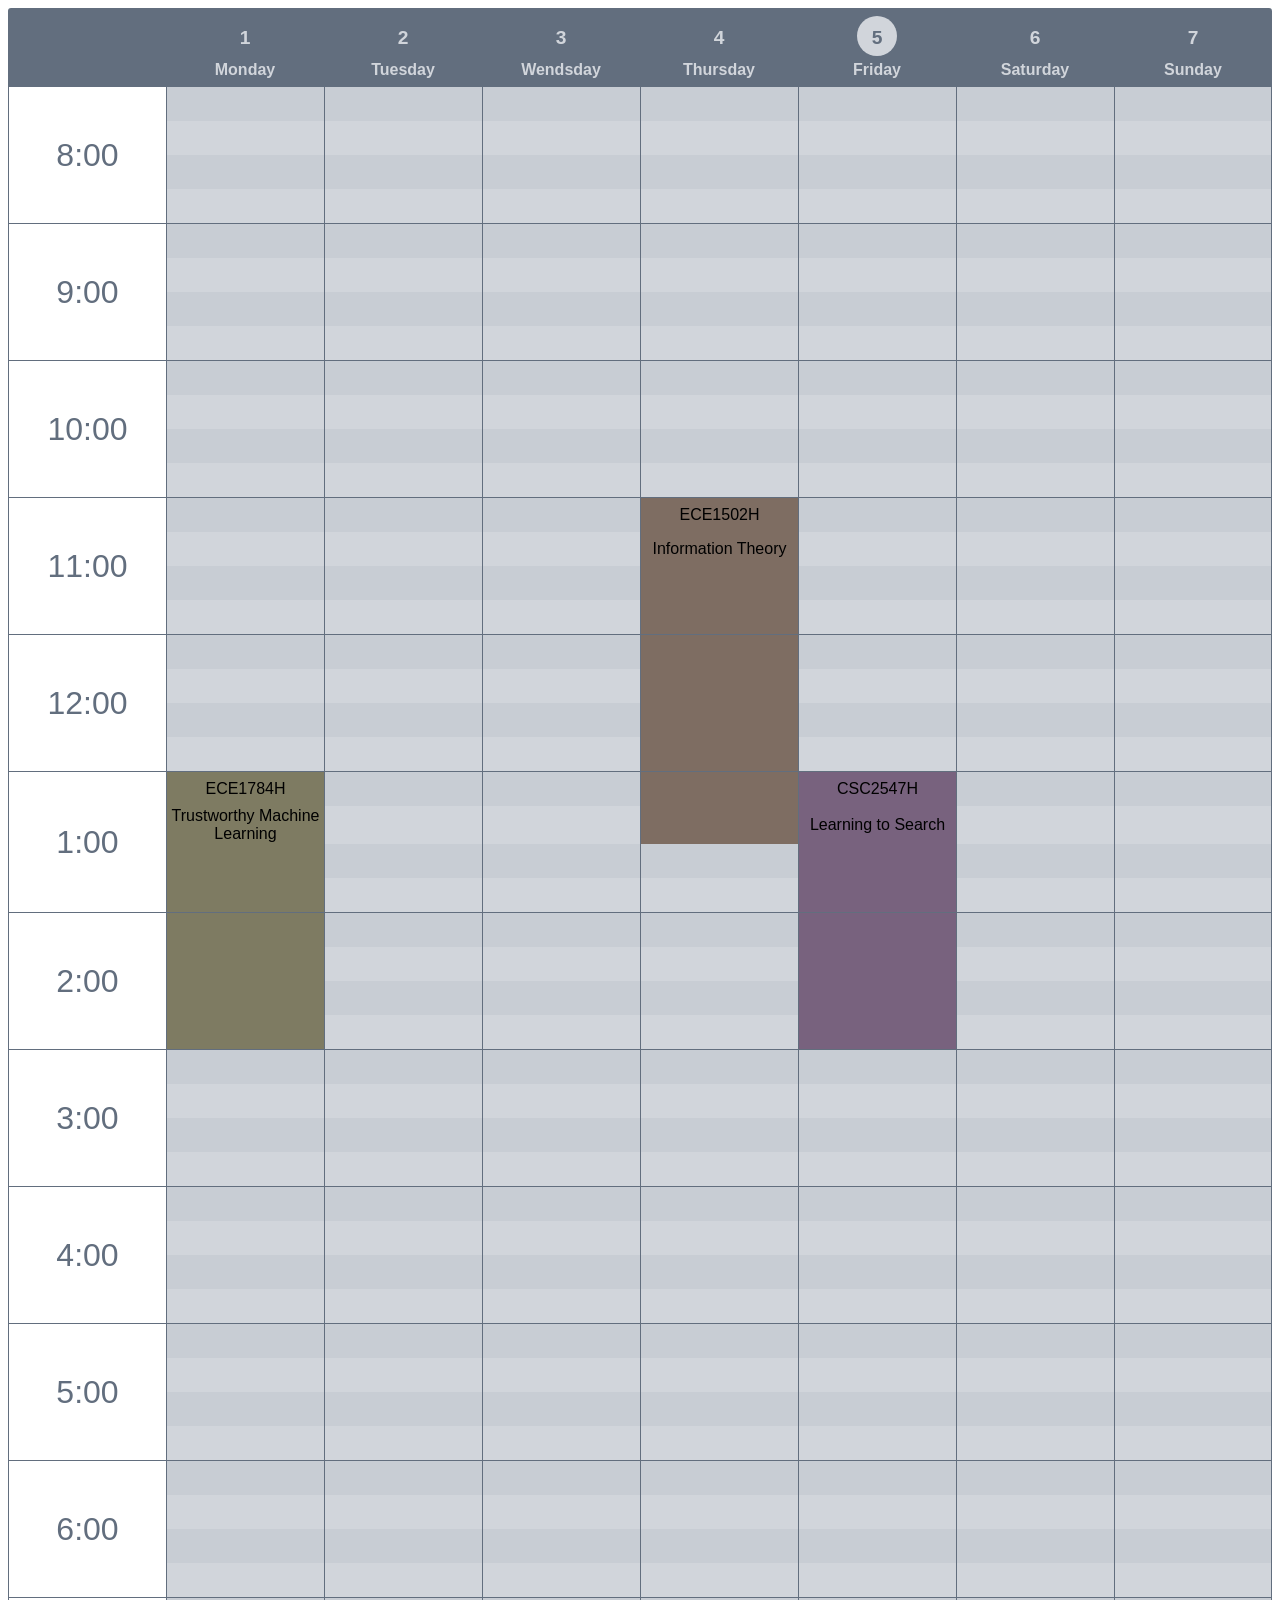
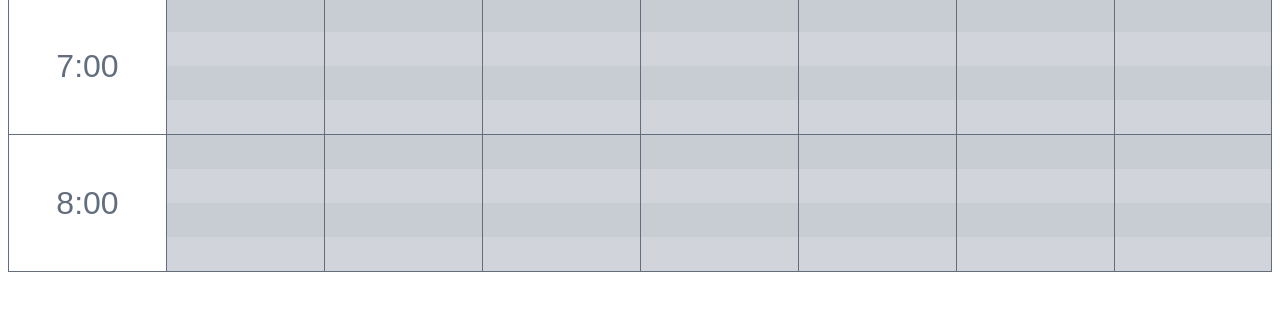
<file: index.html>
<!-- Source: https://codepen.io/javiercf/pen/GviKy -->

<!doctype html>

<html lang="en">
<head>
    <meta charset="utf-8">

    <title>The HTML5 Herald</title>
    <meta name="description" content="The HTML5 Herald">
    <meta name="author" content="SitePoint">

    <!-- <link rel="stylesheet" href="css/styles.less"> -->
    <link href="css/styles.css" type="text/css" rel="stylesheet"/>
    <script src="js/classList.js"></script>
</head>

<body>
    <meta name="viewport" content="width=device-width, initial-scale=1.0">
    <table>
        <thead id="thead_">
            <tr>
            <th></th>
            <th>
                <span class="day">1</span>
                <span class="long">Monday</span>
                <span class="short">Mon</span>
            </th>
            <th>
                <span class="day">2</span>
                <span class="long">Tuesday</span>
                <span class="short">Tue</span>
            </th>
            <th>
                <span class="day">3</span>
                <span class="long">Wendsday</span>
                <span class="short">We</span>
            </th>
            <th>
                <span class="day">4</span>
                <span class="long">Thursday</span>
                <span class="short">Thur</span>
            </th>
            <th>
                <span class="day active">5</span>
                <span class="long">Friday</span>
                <span class="short">Fri</span>
            </th>
            <th>
                <span class="day">6</span>
                <span class="long">Saturday</span>
                <span class="short">Sat</span>
            </th>
            <th>
                <span class="day">7</span>
                <span class="long">Sunday</span>
                <span class="short">Sun</span>
            </th>
            </tr>
        </thead>
    <tbody id="tbody_">
    </tbody>
    </table>
    <script src="js/generateCalendar.js"></script>

</body>
</html>
</file>
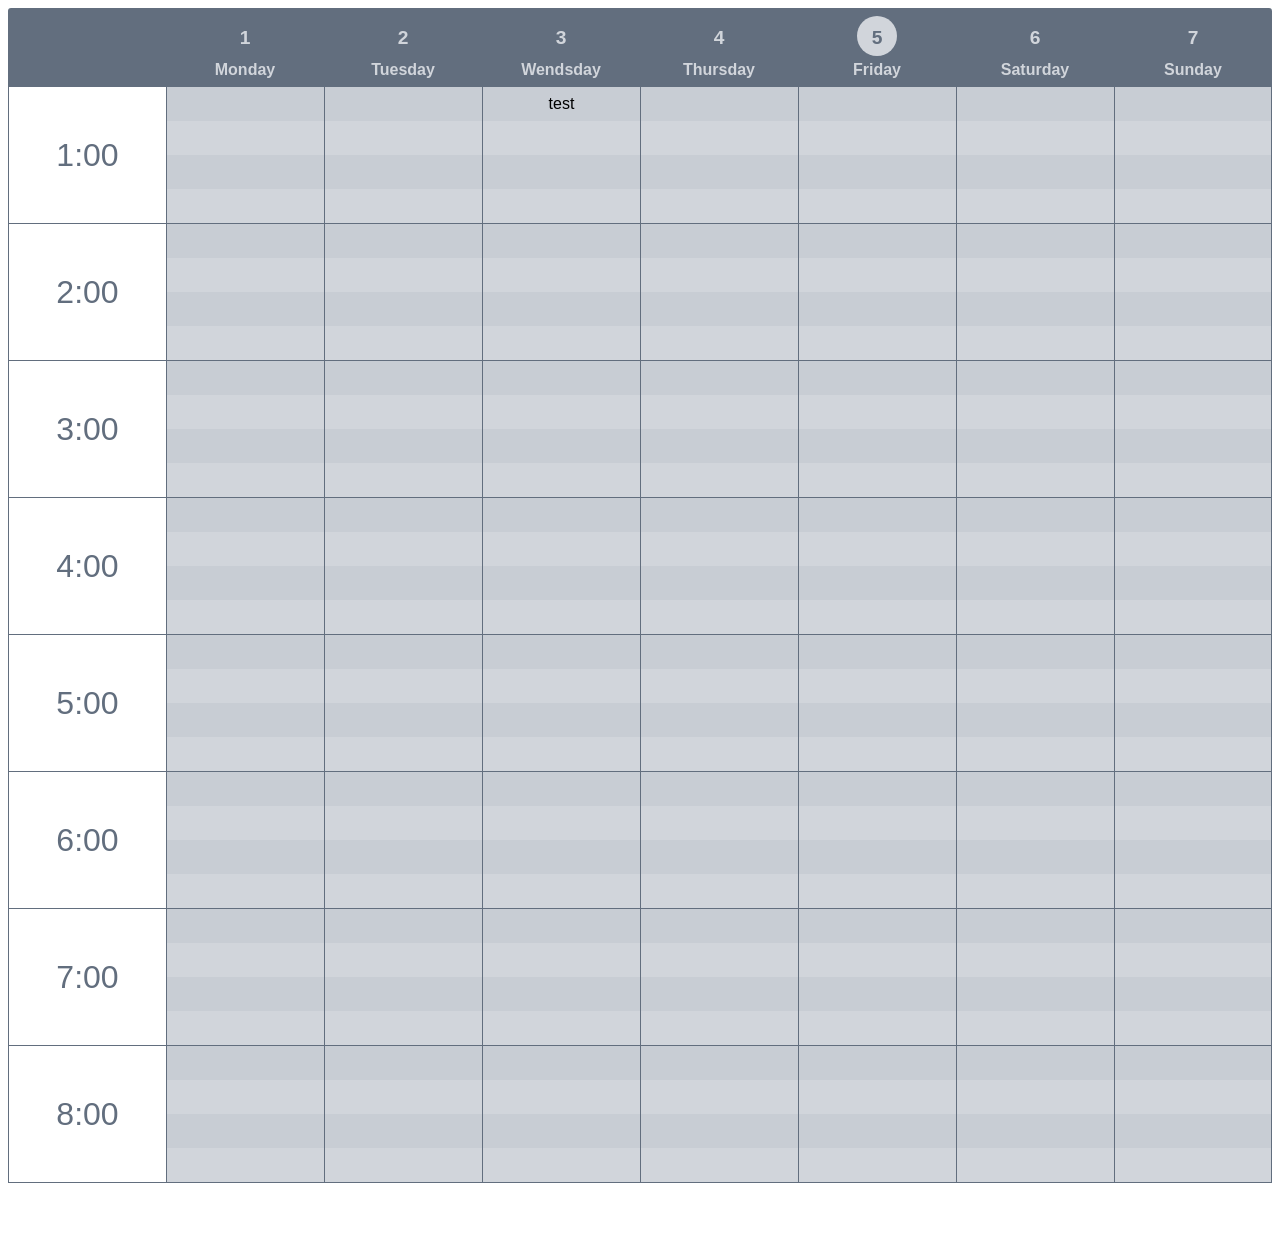
<file: calendar_exampleHTML.html>
<!doctype html>

<html lang="en">
<head>
    <meta charset="utf-8">

    <title>The HTML5 Herald</title>
    <meta name="description" content="The HTML5 Herald">
    <meta name="author" content="SitePoint">

    <!-- <link rel="stylesheet" href="css/styles.less"> -->
    <link href="css/styles.css" type="text/css" rel="stylesheet"/>

</head>

<body>

    <meta name="viewport" content="width=device-width, initial-scale=1.0">
    <table>
    <thead id="thead_">
        <tr>
        <th></th>
        <th>
            <span class="day">1</span>
            <span class="long">Monday</span>
            <span class="short">Mon</span>
        </th>
        <th>
            <span class="day">2</span>
            <span class="long">Tuesday</span>
            <span class="short">Tue</span>
        </th>
        <th>
            <span class="day">3</span>
            <span class="long">Wendsday</span>
            <span class="short">We</span>
        </th>
        <th>
            <span class="day">4</span>
            <span class="long">Thursday</span>
            <span class="short">Thur</span>
        </th>
        <th>
            <span class="day active">5</span>
            <span class="long">Friday</span>
            <span class="short">Fri</span>
        </th>
        <th>
            <span class="day">6</span>
            <span class="long">Saturday</span>
            <span class="short">Sat</span>
        </th>
        <th>
            <span class="day">7</span>
            <span class="long">Sunday</span>
            <span class="short">Sun</span>
        </th>
        </tr>
    </thead>
    <tbody id="tbody_">
        <div>
        <tr>
        <td class="hour" rowspan="4"><span>1:00</span></td>
        <td></td>
        <td></td>
        <td><span>test</span></td>
        <td></td>
        <td></td>
        <td></td>
        <td></td>
        </tr>
        <tr>
        <td></td>
        <td></td>
        <td></td>
        <td></td>
        <td></td>
        <td></td>
        <td></td>
        </tr>
        <tr>
        <td></td>
        <td></td>
        <td></td>
        <td></td>
        <td></td>
        <td></td>
        <td></td>
        </tr>
        <tr>
        <td></td>
        <td></td>
        <td></td>
        <td></td>
        <td></td>
        <td></td>
        <td></td>
        </tr>
        </div>
        <div>
        <tr>
        <td class="hour" rowspan="4"><span>2:00</span></td>
        <td></td>
        <td></td>
        <td></td>
        <td></td>
        <td></td>
        <td></td>
        <td></td>
        </tr>
        <tr>
        <td></td>
        <td></td>
        <td></td>
        <td></td>
        <td></td>
        <td></td>
        <td></td>
        </tr>
        <tr>
        <td></td>
        <td></td>
        <td></td>
        <td></td>
        <td></td>
        <td></td>
        <td></td>
        </tr>
        <tr>
        <td></td>
        <td></td>
        <td></td>
        <td></td>
        <td></td>
        <td></td>
        <td></td>
        </tr>
        </div>
        <tr>
        <td class="hour" rowspan="4"><span>3:00</span></td>
        <td></td>
        <td></td>
        <td></td>
        <td></td>
        <td></td>
        <td></td>
        <td></td>
        </tr>
        <tr>
        <td></td>
        <td></td>
        <td></td>
        <td></td>
        <td></td>
        <td></td>
        <td></td>
        </tr>
        <tr>
        <td></td>
        <td></td>
        <td></td>
        <td></td>
        <td></td>
        <td></td>
        <td></td>
        </tr>
        <tr>
        <td></td>
        <td></td>
        <td></td>
        <td></td>
        <td></td>
        <td></td>
        <td></td>
        </tr>
        <tr>
        <td class="hour" rowspan="4"><span>4:00</span></td>
        <td></td>
        <td></td>
        <td></td>
        <td></td>
        <td></td>
        <td></td>
        <td></td>
        </tr>
        <tr>
        <td></td>
        <td></td>
        <td></td>
        <td></td>
        <td></td>
        <td></td>
        <td></td>
        </tr>
        <tr>
        <td></td>
        <td></td>
        <td></td>
        <td></td>
        <td></td>
        <td></td>
        <td></td>
        </tr>
        <tr>
        <td></td>
        <td></td>
        <td></td>
        <td></td>
        <td></td>
        <td></td>
        <td></td>
        </tr>
        <tr>
        <td class="hour" rowspan="4"><span>5:00</span></td>
        <td></td>
        <td></td>
        <td></td>
        <td></td>
        <td></td>
        <td></td>
        <td></td>
        </tr>
        <tr>
        <td></td>
        <td></td>
        <td></td>
        <td></td>
        <td></td>
        <td></td>
        <td></td>
        </tr>
        <tr>
        <td></td>
        <td></td>
        <td></td>
        <td></td>
        <td></td>
        <td></td>
        <td></td>
        </tr>
        <tr>
        <td></td>
        <td></td>
        <td></td>
        <td></td>
        <td></td>
        <td></td>
        <td></td>
        </tr>
        <tr>
        <td class="hour" rowspan="4"><span>6:00</span></td>
        <td></td>
        <td></td>
        <td></td>
        <td></td>
        <td></td>
        <td></td>
        <td></td>
        </tr>
        <tr>
        <td></td>
        <td></td>
        <td></td>
        <td></td>
        <td></td>
        <td></td>
        <td></td>
        </tr>
        <tr>
        <td></td>
        <td></td>
        <td></td>
        <td></td>
        <td></td>
        <td></td>
        <td></td>
        </tr>
        <tr>
        <td></td>
        <td></td>
        <td></td>
        <td></td>
        <td></td>
        <td></td>
        <td></td>
        </tr>
        <tr>
        <td class="hour" rowspan="4"><span>7:00</span></td>
        <td></td>
        <td></td>
        <td></td>
        <td></td>
        <td></td>
        <td></td>
        <td></td>
        </tr>
        <tr>
        <td></td>
        <td></td>
        <td></td>
        <td></td>
        <td></td>
        <td></td>
        <td></td>
        </tr>
        <tr>
        <td></td>
        <td></td>
        <td></td>
        <td></td>
        <td></td>
        <td></td>
        <td></td>
        </tr>
        <tr>
        <td></td>
        <td></td>
        <td></td>
        <td></td>
        <td></td>
        <td></td>
        <td></td>
        </tr>
        <tr>
        <td class="hour" rowspan="4"><span>8:00</span></td>
        <td></td>
        <td></td>
        <td></td>
        <td></td>
        <td></td>
        <td></td>
        <td></td>
        </tr>
        <tr>
        <td></td>
        <td></td>
        <td></td>
        <td></td>
        <td></td>
        <td></td>
        <td></td>
        </tr>
        <tr>
        <td></td>
        <td></td>
        <td></td>
        <td></td>
        <td></td>
        <td></td>
        <td></td>
        </tr>
        <tr>
        <td></td>
        <td></td>
        <td></td>
        <td></td>
        <td></td>
        <td></td>
        <td></td>
        </tr>
    </tbody>
    </table>

</body>
</html>
</file>
<file: css/styles.css>
table {
    font-family: sans-serif;
    width: 100%;
    border-spacing: 0;
    border-collapse: separate;
    table-layout: fixed;
    margin-bottom: 50px;
  }
  table thead tr th {
    background: #626e7e;
    color: #d1d5db;
    padding: 0.5em;
    overflow: hidden;
  }
  table thead tr th:first-child {
    border-radius: 3px 0 0 0;
  }
  table thead tr th:last-child {
    border-radius: 0 3px  0 0;
  }
  table thead tr th .day {
    display: block;
    font-size: 1.2em;
    border-radius: 50%;
    width: 30px;
    height: 30px;
    margin: 0 auto 5px;
    padding: 5px;
    line-height: 1.8;
  }
  table thead tr th .day.active {
    background: #d1d5db;
    color: #626e7e;
  }
  table thead tr th .short {
    display: none;
  }
  table thead tr th i {
    vertical-align: middle;
    font-size: 2em;
  }
  table tbody tr {
    background: #d1d5db;
  }
  table tbody tr:nth-child(odd) {
    background: #c8cdd4;
  }
  table tbody tr:nth-child(4n+0) td {
    border-bottom: 1px solid #626e7e;
  }
  table tbody tr td {
    text-align: center;
    vertical-align: middle;
    border-left: 1px solid #626e7e;
    position: relative;
    height: 32px;
    cursor: pointer;
  }
  table tbody tr td:last-child {
    border-right: 1px solid #626e7e;
  }
  table tbody tr td.hour {
    font-size: 2em;
    padding: 0;
    color: #626e7e;
    background: #fff;
    border-bottom: 1px solid #626e7e;
    border-collapse: separate;
    min-width: 100px;
    cursor: default;
  }
  table tbody tr td.hour span {
    display: block;
  }
  @media (max-width: 60em) {
    table thead tr th .long {
      display: none;
    }
    table thead tr th .short {
      display: block;
    }
    table tbody tr td.hour span {
      transform: rotate(270deg);
      -webkit-transform: rotate(270deg);
      -moz-transform: rotate(270deg);
    }
  }
  @media (max-width: 27em) {
    table thead tr th {
      font-size: 65%;
    }
    table thead tr th .day {
      display: block;
      font-size: 1.2em;
      border-radius: 50%;
      width: 20px;
      height: 20px;
      margin: 0 auto 5px;
      padding: 5px;
    }
    table thead tr th .day.active {
      background: #d1d5db;
      color: #626e7e;
    }
    table tbody tr td.hour {
      font-size: 1.7em;
    }
    table tbody tr td.hour span {
      transform: translateY(16px) rotate(270deg);
      -webkit-transform: translateY(16px) rotate(270deg);
      -moz-transform: translateY(16px) rotate(270deg);
    }
  }
</file>
